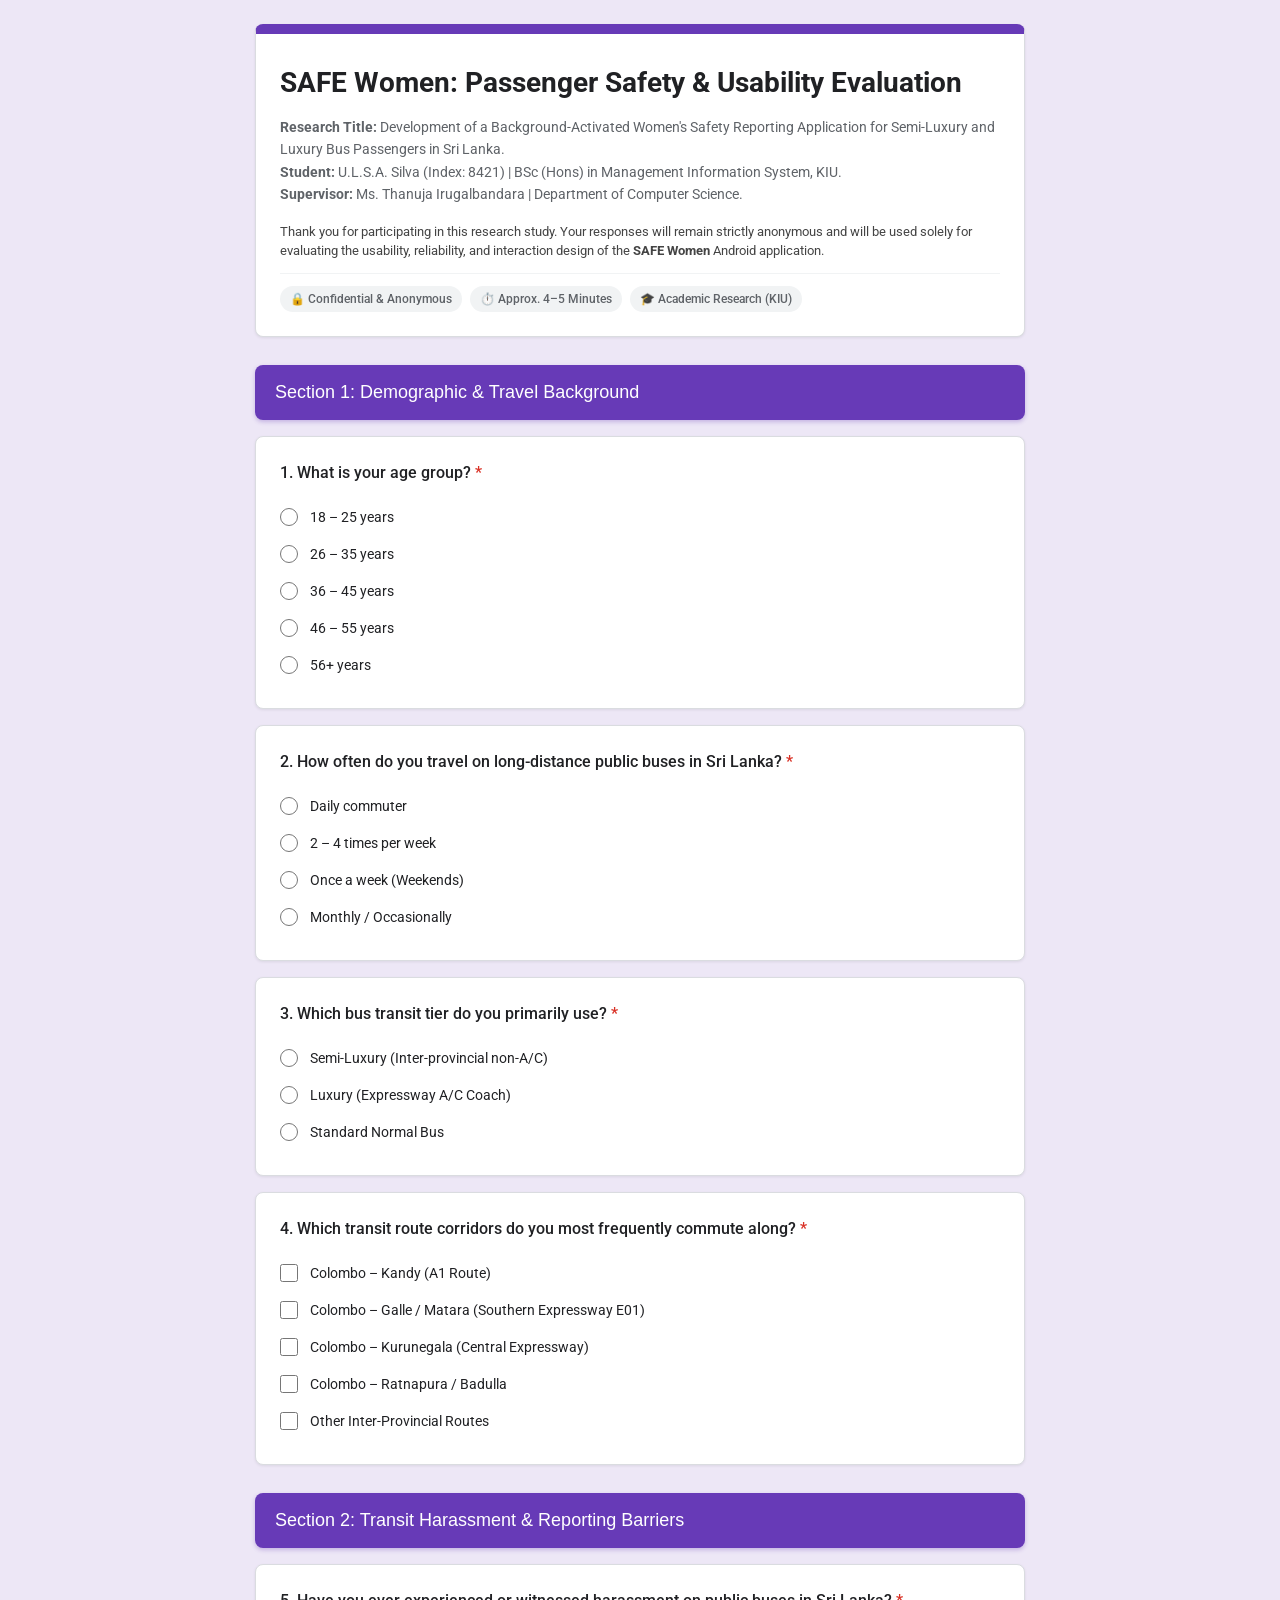
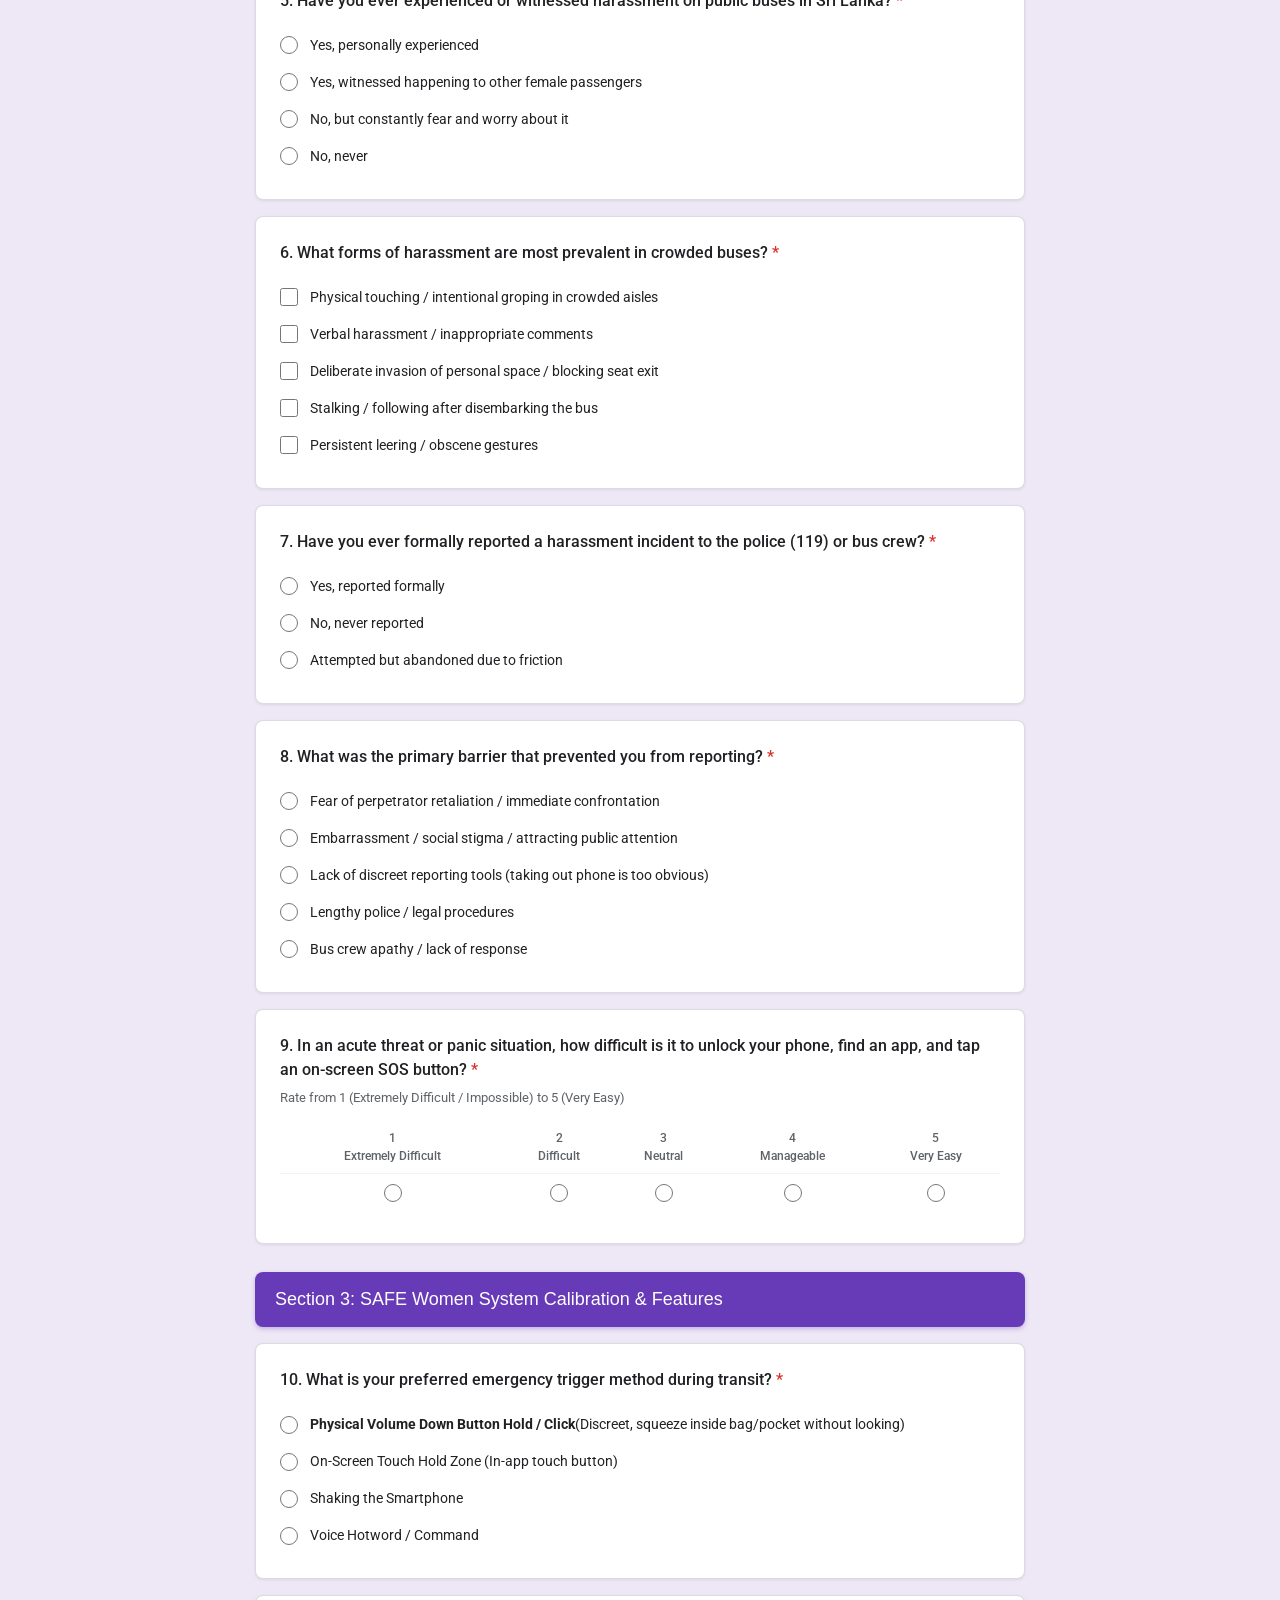
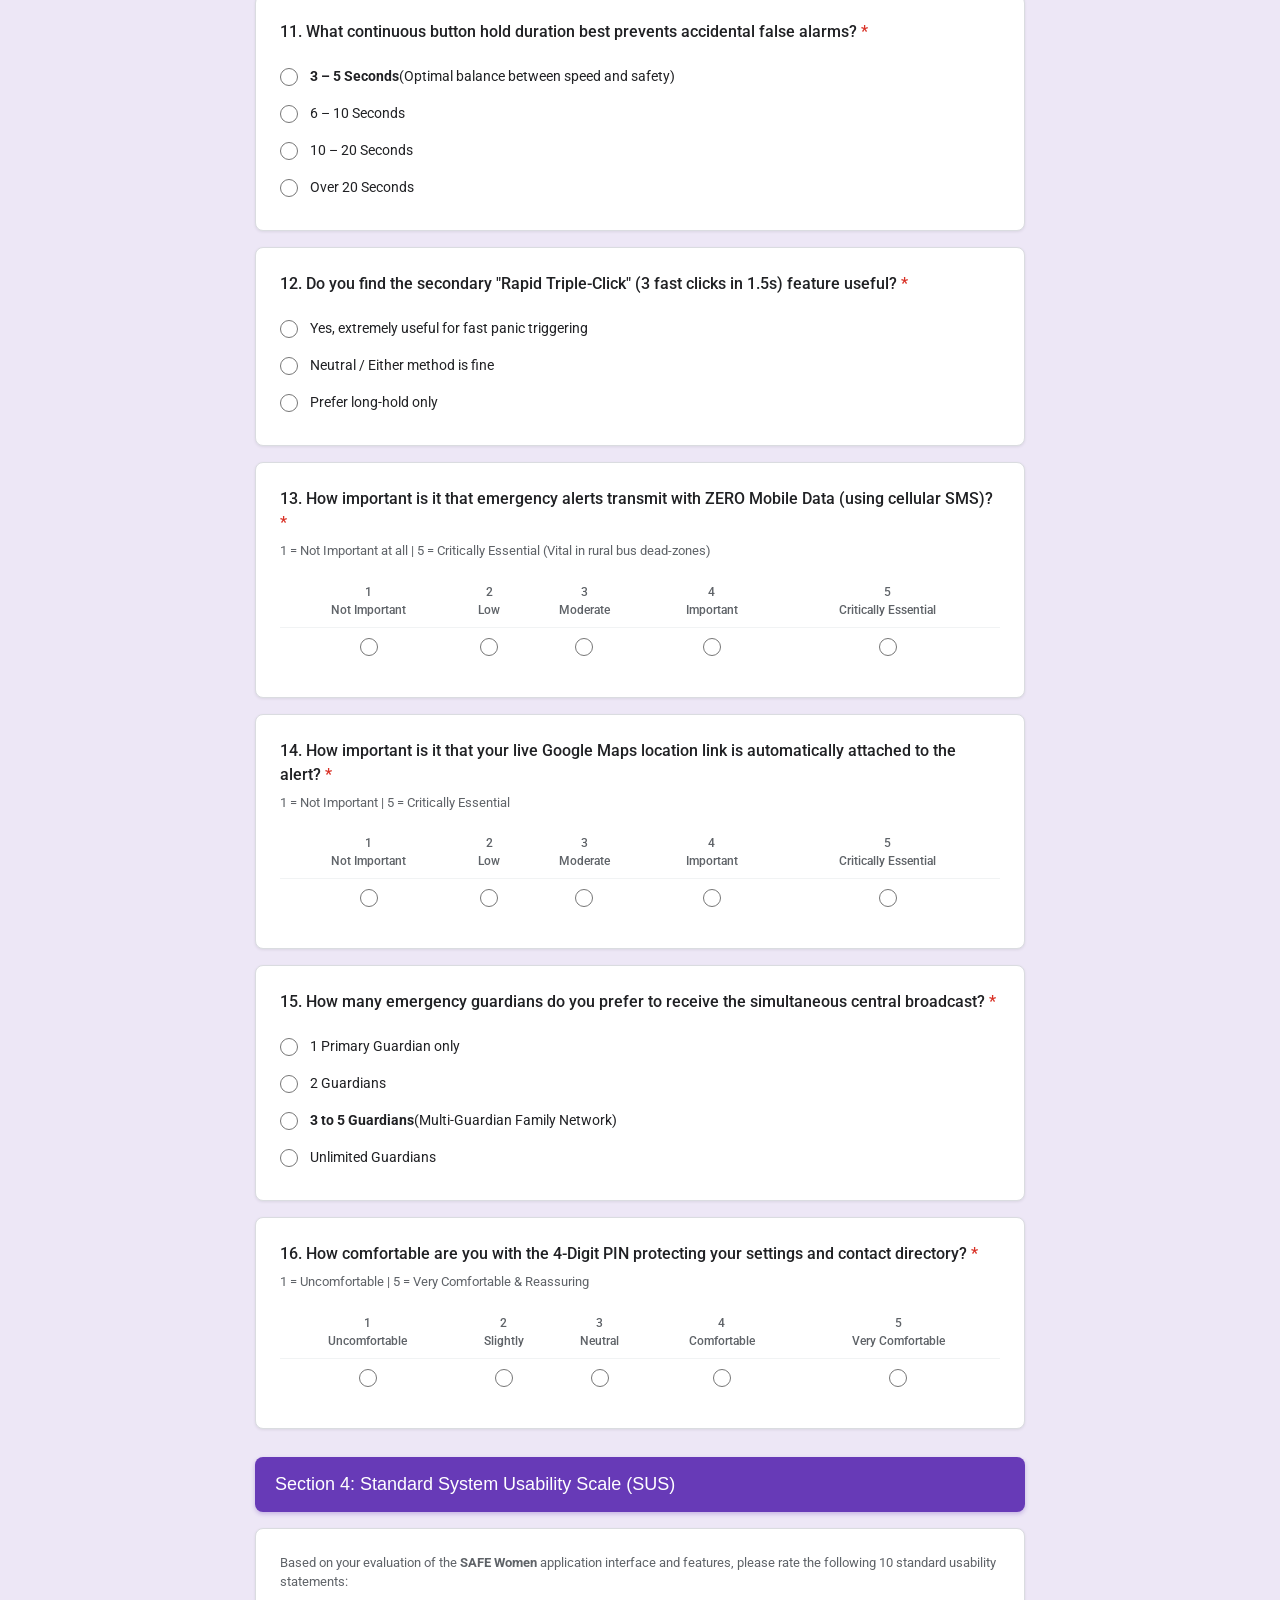
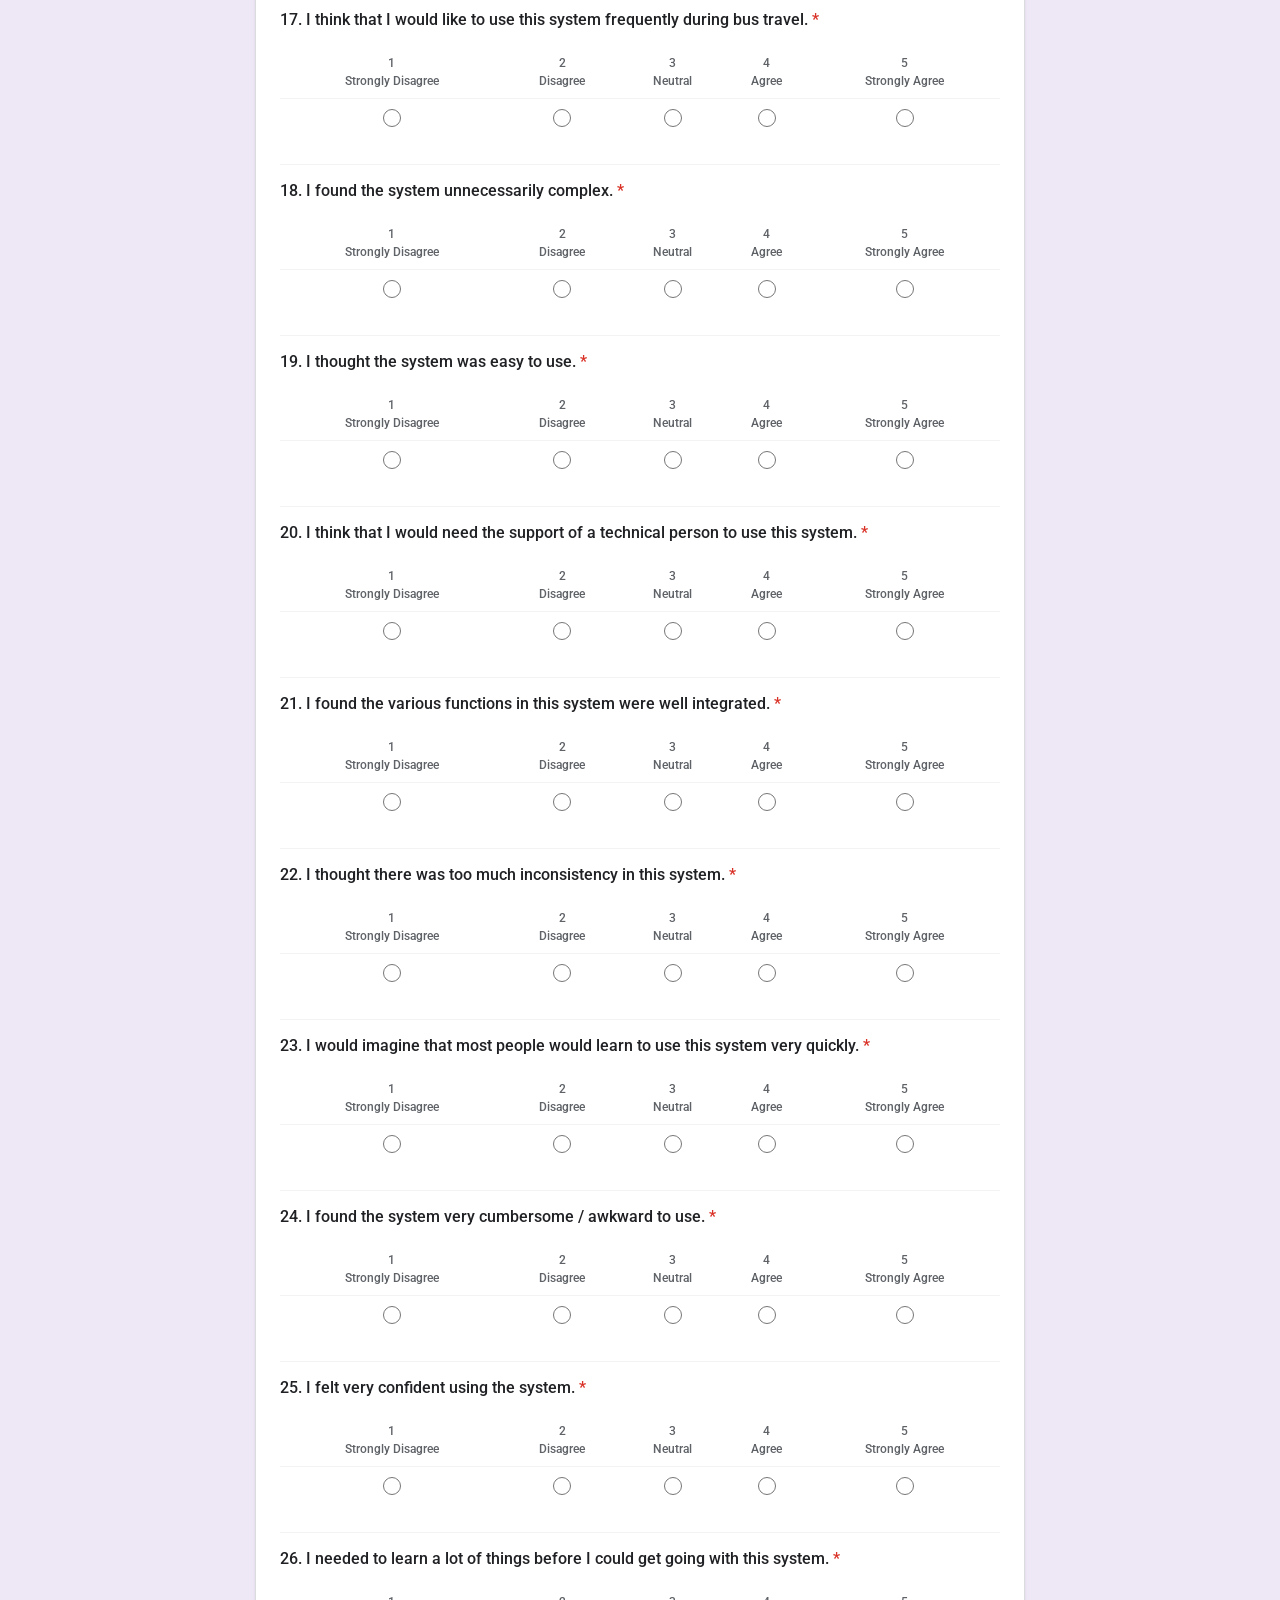
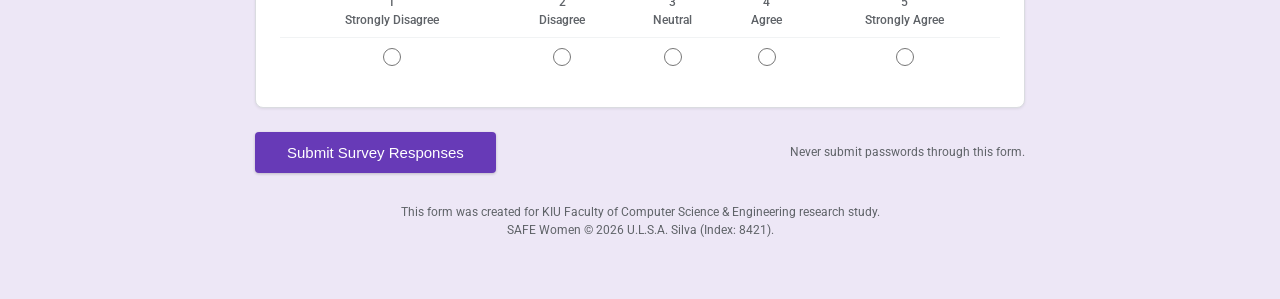
<file: simulator/survey.html>
<!DOCTYPE html>
<html lang="en">
<head>
  <meta charset="UTF-8">
  <meta name="viewport" content="width=device-width, initial-scale=1.0">
  <title>SAFE Women - Passenger Approval & Usability Survey (KIU Research)</title>
  <link rel="preconnect" href="https://fonts.googleapis.com">
  <link rel="preconnect" href="https://fonts.gstatic.com" crossorigin>
  <link href="https://fonts.googleapis.com/css2?family=Google+Sans:wght@400;500;700&family=Roboto:wght@400;500;700&display=swap" rel="stylesheet">
  <style>
    :root {
      --google-purple: #673ab7;
      --google-purple-dark: #512da8;
      --google-bg: #ede7f6;
      --card-bg: #ffffff;
      --text-main: #202124;
      --text-muted: #5f6368;
      --border-color: #dadce0;
      --accent-red: #d93025;
      --accent-crimson: #e11d48;
    }

    * {
      box-sizing: border-box;
      margin: 0;
      padding: 0;
    }

    body {
      font-family: 'Roboto', -apple-system, BlinkMacSystemFont, 'Segoe UI', sans-serif;
      background-color: var(--google-bg);
      color: var(--text-main);
      line-height: 1.5;
      padding: 24px 16px 60px;
    }

    .container {
      max-width: 770px;
      margin: 0 auto;
    }

    .card {
      background: var(--card-bg);
      border-radius: 8px;
      border: 1px solid var(--border-color);
      padding: 24px;
      margin-bottom: 16px;
      position: relative;
      box-shadow: 0 1px 3px rgba(0,0,0,0.08);
      transition: box-shadow 0.2s ease;
    }

    .card:hover {
      box-shadow: 0 2px 6px rgba(0,0,0,0.12);
    }

    .header-card {
      border-top: 10px solid var(--google-purple);
      padding-top: 28px;
    }

    .header-title {
      font-family: 'Google Sans', 'Roboto', sans-serif;
      font-size: 28px;
      font-weight: 700;
      color: var(--text-main);
      margin-bottom: 12px;
    }

    .header-subtitle {
      font-size: 14px;
      color: var(--text-muted);
      margin-bottom: 16px;
      line-height: 1.6;
    }

    .badge-bar {
      display: flex;
      flex-wrap: wrap;
      gap: 8px;
      margin-top: 12px;
      padding-top: 12px;
      border-top: 1px solid #f1f3f4;
      font-size: 12px;
      color: var(--text-muted);
    }

    .badge {
      background: #f1f3f4;
      padding: 4px 10px;
      border-radius: 16px;
      font-weight: 500;
    }

    .section-banner {
      background: var(--google-purple);
      color: #fff;
      padding: 14px 20px;
      border-radius: 8px;
      font-family: 'Google Sans', sans-serif;
      font-size: 18px;
      font-weight: 500;
      margin: 28px 0 16px;
      box-shadow: 0 2px 4px rgba(103,58,183,0.3);
    }

    .question-title {
      font-size: 16px;
      font-weight: 500;
      color: var(--text-main);
      margin-bottom: 14px;
    }

    .required-star {
      color: var(--accent-red);
    }

    .question-desc {
      font-size: 13px;
      color: var(--text-muted);
      margin-bottom: 14px;
      margin-top: -8px;
    }

    .radio-option, .checkbox-option {
      display: flex;
      align-items: center;
      padding: 8px 0;
      cursor: pointer;
      font-size: 14px;
    }

    .radio-option input, .checkbox-option input {
      margin-right: 12px;
      width: 18px;
      height: 18px;
      accent-color: var(--google-purple);
      cursor: pointer;
    }

    /* Likert Scale Grid */
    .likert-container {
      overflow-x: auto;
      margin-top: 10px;
    }

    .likert-table {
      width: 100%;
      border-collapse: collapse;
      text-align: center;
    }

    .likert-table th {
      font-size: 12px;
      color: var(--text-muted);
      font-weight: 500;
      padding: 8px 4px;
    }

    .likert-table td {
      padding: 10px 4px;
      border-top: 1px solid #f1f3f4;
    }

    .likert-table input[type="radio"] {
      width: 18px;
      height: 18px;
      accent-color: var(--google-purple);
      cursor: pointer;
    }

    .btn-submit {
      background: var(--google-purple);
      color: #fff;
      font-family: 'Google Sans', sans-serif;
      font-size: 15px;
      font-weight: 500;
      padding: 12px 32px;
      border: none;
      border-radius: 4px;
      cursor: pointer;
      box-shadow: 0 1px 3px rgba(0,0,0,0.2);
      transition: background 0.2s ease, box-shadow 0.2s ease;
    }

    .btn-submit:hover {
      background: var(--google-purple-dark);
      box-shadow: 0 2px 6px rgba(0,0,0,0.3);
    }

    .footer-note {
      text-align: center;
      font-size: 12px;
      color: var(--text-muted);
      margin-top: 30px;
    }

    /* Confirmation Modal */
    #confirmation-overlay {
      display: none;
      position: fixed;
      top: 0; left: 0; right: 0; bottom: 0;
      background: rgba(0,0,0,0.6);
      backdrop-filter: blur(3px);
      z-index: 999;
      justify-content: center;
      align-items: center;
      padding: 20px;
    }

    .modal-box {
      background: #fff;
      border-radius: 12px;
      max-width: 520px;
      width: 100%;
      padding: 32px;
      text-align: center;
      box-shadow: 0 10px 25px rgba(0,0,0,0.2);
    }

    .modal-icon {
      font-size: 48px;
      margin-bottom: 16px;
    }

    .modal-title {
      font-family: 'Google Sans', sans-serif;
      font-size: 22px;
      font-weight: 700;
      margin-bottom: 12px;
      color: var(--text-main);
    }

    .stats-card {
      background: #f8f9fa;
      border-radius: 8px;
      padding: 16px;
      margin: 20px 0;
      text-align: left;
      font-size: 13px;
      border-left: 4px solid var(--google-purple);
    }
  </style>
</head>
<body>

  <div class="container">
    
    <!-- Header Card -->
    <div class="card header-card">
      <h1 class="header-title">SAFE Women: Passenger Safety & Usability Evaluation</h1>
      <p class="header-subtitle">
        <strong>Research Title:</strong> Development of a Background-Activated Women's Safety Reporting Application for Semi-Luxury and Luxury Bus Passengers in Sri Lanka.<br>
        <strong>Student:</strong> U.L.S.A. Silva (Index: 8421) | BSc (Hons) in Management Information System, KIU.<br>
        <strong>Supervisor:</strong> Ms. Thanuja Irugalbandara | Department of Computer Science.
      </p>
      <p style="font-size: 13px; color: #444;">
        Thank you for participating in this research study. Your responses will remain strictly anonymous and will be used solely for evaluating the usability, reliability, and interaction design of the <strong>SAFE Women</strong> Android application.
      </p>
      <div class="badge-bar">
        <span class="badge">🔒 Confidential & Anonymous</span>
        <span class="badge">⏱️ Approx. 4–5 Minutes</span>
        <span class="badge">🎓 Academic Research (KIU)</span>
      </div>
    </div>

    <form id="survey-form">

      <!-- SECTION 1 -->
      <div class="section-banner">Section 1: Demographic & Travel Background</div>

      <div class="card">
        <div class="question-title">1. What is your age group? <span class="required-star">*</span></div>
        <label class="radio-option"><input type="radio" name="age" value="18-25" required> 18 – 25 years</label>
        <label class="radio-option"><input type="radio" name="age" value="26-35"> 26 – 35 years</label>
        <label class="radio-option"><input type="radio" name="age" value="36-45"> 36 – 45 years</label>
        <label class="radio-option"><input type="radio" name="age" value="46-55"> 46 – 55 years</label>
        <label class="radio-option"><input type="radio" name="age" value="56+"> 56+ years</label>
      </div>

      <div class="card">
        <div class="question-title">2. How often do you travel on long-distance public buses in Sri Lanka? <span class="required-star">*</span></div>
        <label class="radio-option"><input type="radio" name="travel_frequency" value="Daily" required> Daily commuter</label>
        <label class="radio-option"><input type="radio" name="travel_frequency" value="2-4 times/week"> 2 – 4 times per week</label>
        <label class="radio-option"><input type="radio" name="travel_frequency" value="Weekly"> Once a week (Weekends)</label>
        <label class="radio-option"><input type="radio" name="travel_frequency" value="Monthly"> Monthly / Occasionally</label>
      </div>

      <div class="card">
        <div class="question-title">3. Which bus transit tier do you primarily use? <span class="required-star">*</span></div>
        <label class="radio-option"><input type="radio" name="bus_tier" value="Semi-Luxury" required> Semi-Luxury (Inter-provincial non-A/C)</label>
        <label class="radio-option"><input type="radio" name="bus_tier" value="Luxury"> Luxury (Expressway A/C Coach)</label>
        <label class="radio-option"><input type="radio" name="bus_tier" value="Normal"> Standard Normal Bus</label>
      </div>

      <div class="card">
        <div class="question-title">4. Which transit route corridors do you most frequently commute along? <span class="required-star">*</span></div>
        <label class="checkbox-option"><input type="checkbox" name="routes" value="Colombo-Kandy"> Colombo – Kandy (A1 Route)</label>
        <label class="checkbox-option"><input type="checkbox" name="routes" value="Colombo-Galle-Matara"> Colombo – Galle / Matara (Southern Expressway E01)</label>
        <label class="checkbox-option"><input type="checkbox" name="routes" value="Colombo-Kurunegala"> Colombo – Kurunegala (Central Expressway)</label>
        <label class="checkbox-option"><input type="checkbox" name="routes" value="Colombo-Ratnapura"> Colombo – Ratnapura / Badulla</label>
        <label class="checkbox-option"><input type="checkbox" name="routes" value="Other"> Other Inter-Provincial Routes</label>
      </div>

      <!-- SECTION 2 -->
      <div class="section-banner">Section 2: Transit Harassment & Reporting Barriers</div>

      <div class="card">
        <div class="question-title">5. Have you ever experienced or witnessed harassment on public buses in Sri Lanka? <span class="required-star">*</span></div>
        <label class="radio-option"><input type="radio" name="experienced_harassment" value="Yes-Personally" required> Yes, personally experienced</label>
        <label class="radio-option"><input type="radio" name="experienced_harassment" value="Yes-Witnessed"> Yes, witnessed happening to other female passengers</label>
        <label class="radio-option"><input type="radio" name="experienced_harassment" value="Feared"> No, but constantly fear and worry about it</label>
        <label class="radio-option"><input type="radio" name="experienced_harassment" value="No"> No, never</label>
      </div>

      <div class="card">
        <div class="question-title">6. What forms of harassment are most prevalent in crowded buses? <span class="required-star">*</span></div>
        <label class="checkbox-option"><input type="checkbox" name="harassment_types" value="Groping"> Physical touching / intentional groping in crowded aisles</label>
        <label class="checkbox-option"><input type="checkbox" name="harassment_types" value="Verbal"> Verbal harassment / inappropriate comments</label>
        <label class="checkbox-option"><input type="checkbox" name="harassment_types" value="SpaceInvasion"> Deliberate invasion of personal space / blocking seat exit</label>
        <label class="checkbox-option"><input type="checkbox" name="harassment_types" value="Stalking"> Stalking / following after disembarking the bus</label>
        <label class="checkbox-option"><input type="checkbox" name="harassment_types" value="Leering"> Persistent leering / obscene gestures</label>
      </div>

      <div class="card">
        <div class="question-title">7. Have you ever formally reported a harassment incident to the police (119) or bus crew? <span class="required-star">*</span></div>
        <label class="radio-option"><input type="radio" name="reported_formally" value="Yes" required> Yes, reported formally</label>
        <label class="radio-option"><input type="radio" name="reported_formally" value="No"> No, never reported</label>
        <label class="radio-option"><input type="radio" name="reported_formally" value="Attempted"> Attempted but abandoned due to friction</label>
      </div>

      <div class="card">
        <div class="question-title">8. What was the primary barrier that prevented you from reporting? <span class="required-star">*</span></div>
        <label class="radio-option"><input type="radio" name="primary_barrier" value="Retaliation" required> Fear of perpetrator retaliation / immediate confrontation</label>
        <label class="radio-option"><input type="radio" name="primary_barrier" value="Stigma"> Embarrassment / social stigma / attracting public attention</label>
        <label class="radio-option"><input type="radio" name="primary_barrier" value="NoDiscreetTool"> Lack of discreet reporting tools (taking out phone is too obvious)</label>
        <label class="radio-option"><input type="radio" name="primary_barrier" value="Inconvenience"> Lengthy police / legal procedures</label>
        <label class="radio-option"><input type="radio" name="primary_barrier" value="CrewApathy"> Bus crew apathy / lack of response</label>
      </div>

      <div class="card">
        <div class="question-title">9. In an acute threat or panic situation, how difficult is it to unlock your phone, find an app, and tap an on-screen SOS button? <span class="required-star">*</span></div>
        <div class="question-desc">Rate from 1 (Extremely Difficult / Impossible) to 5 (Very Easy)</div>
        <div class="likert-container">
          <table class="likert-table">
            <tr>
              <th>1<br>Extremely Difficult</th>
              <th>2<br>Difficult</th>
              <th>3<br>Neutral</th>
              <th>4<br>Manageable</th>
              <th>5<br>Very Easy</th>
            </tr>
            <tr>
              <td><input type="radio" name="unlock_difficulty" value="1" required></td>
              <td><input type="radio" name="unlock_difficulty" value="2"></td>
              <td><input type="radio" name="unlock_difficulty" value="3"></td>
              <td><input type="radio" name="unlock_difficulty" value="4"></td>
              <td><input type="radio" name="unlock_difficulty" value="5"></td>
            </tr>
          </table>
        </div>
      </div>

      <!-- SECTION 3 -->
      <div class="section-banner">Section 3: SAFE Women System Calibration & Features</div>

      <div class="card">
        <div class="question-title">10. What is your preferred emergency trigger method during transit? <span class="required-star">*</span></div>
        <label class="radio-option"><input type="radio" name="preferred_trigger" value="VolumeButton" required> <strong>Physical Volume Down Button Hold / Click</strong> (Discreet, squeeze inside bag/pocket without looking)</label>
        <label class="radio-option"><input type="radio" name="preferred_trigger" value="ScreenTouch"> On-Screen Touch Hold Zone (In-app touch button)</label>
        <label class="radio-option"><input type="radio" name="preferred_trigger" value="Shake"> Shaking the Smartphone</label>
        <label class="radio-option"><input type="radio" name="preferred_trigger" value="Voice"> Voice Hotword / Command</label>
      </div>

      <div class="card">
        <div class="question-title">11. What continuous button hold duration best prevents accidental false alarms? <span class="required-star">*</span></div>
        <label class="radio-option"><input type="radio" name="hold_duration" value="3-5s" required> <strong>3 – 5 Seconds</strong> (Optimal balance between speed and safety)</label>
        <label class="radio-option"><input type="radio" name="hold_duration" value="6-10s"> 6 – 10 Seconds</label>
        <label class="radio-option"><input type="radio" name="hold_duration" value="10-20s"> 10 – 20 Seconds</label>
        <label class="radio-option"><input type="radio" name="hold_duration" value="20s+"> Over 20 Seconds</label>
      </div>

      <div class="card">
        <div class="question-title">12. Do you find the secondary "Rapid Triple-Click" (3 fast clicks in 1.5s) feature useful? <span class="required-star">*</span></div>
        <label class="radio-option"><input type="radio" name="triple_click" value="VeryUseful" required> Yes, extremely useful for fast panic triggering</label>
        <label class="radio-option"><input type="radio" name="triple_click" value="Neutral"> Neutral / Either method is fine</label>
        <label class="radio-option"><input type="radio" name="triple_click" value="PreferHoldOnly"> Prefer long-hold only</label>
      </div>

      <div class="card">
        <div class="question-title">13. How important is it that emergency alerts transmit with ZERO Mobile Data (using cellular SMS)? <span class="required-star">*</span></div>
        <div class="question-desc">1 = Not Important at all | 5 = Critically Essential (Vital in rural bus dead-zones)</div>
        <div class="likert-container">
          <table class="likert-table">
            <tr>
              <th>1<br>Not Important</th>
              <th>2<br>Low</th>
              <th>3<br>Moderate</th>
              <th>4<br>Important</th>
              <th>5<br>Critically Essential</th>
            </tr>
            <tr>
              <td><input type="radio" name="zero_data_importance" value="1" required></td>
              <td><input type="radio" name="zero_data_importance" value="2"></td>
              <td><input type="radio" name="zero_data_importance" value="3"></td>
              <td><input type="radio" name="zero_data_importance" value="4"></td>
              <td><input type="radio" name="zero_data_importance" value="5"></td>
            </tr>
          </table>
        </div>
      </div>

      <div class="card">
        <div class="question-title">14. How important is it that your live Google Maps location link is automatically attached to the alert? <span class="required-star">*</span></div>
        <div class="question-desc">1 = Not Important | 5 = Critically Essential</div>
        <div class="likert-container">
          <table class="likert-table">
            <tr>
              <th>1<br>Not Important</th>
              <th>2<br>Low</th>
              <th>3<br>Moderate</th>
              <th>4<br>Important</th>
              <th>5<br>Critically Essential</th>
            </tr>
            <tr>
              <td><input type="radio" name="gps_importance" value="1" required></td>
              <td><input type="radio" name="gps_importance" value="2"></td>
              <td><input type="radio" name="gps_importance" value="3"></td>
              <td><input type="radio" name="gps_importance" value="4"></td>
              <td><input type="radio" name="gps_importance" value="5"></td>
            </tr>
          </table>
        </div>
      </div>

      <div class="card">
        <div class="question-title">15. How many emergency guardians do you prefer to receive the simultaneous central broadcast? <span class="required-star">*</span></div>
        <label class="radio-option"><input type="radio" name="guardian_count" value="1" required> 1 Primary Guardian only</label>
        <label class="radio-option"><input type="radio" name="guardian_count" value="2"> 2 Guardians</label>
        <label class="radio-option"><input type="radio" name="guardian_count" value="3-5"> <strong>3 to 5 Guardians</strong> (Multi-Guardian Family Network)</label>
        <label class="radio-option"><input type="radio" name="guardian_count" value="Unlimited"> Unlimited Guardians</label>
      </div>

      <div class="card">
        <div class="question-title">16. How comfortable are you with the 4-Digit PIN protecting your settings and contact directory? <span class="required-star">*</span></div>
        <div class="question-desc">1 = Uncomfortable | 5 = Very Comfortable & Reassuring</div>
        <div class="likert-container">
          <table class="likert-table">
            <tr>
              <th>1<br>Uncomfortable</th>
              <th>2<br>Slightly</th>
              <th>3<br>Neutral</th>
              <th>4<br>Comfortable</th>
              <th>5<br>Very Comfortable</th>
            </tr>
            <tr>
              <td><input type="radio" name="pin_comfort" value="1" required></td>
              <td><input type="radio" name="pin_comfort" value="2"></td>
              <td><input type="radio" name="pin_comfort" value="3"></td>
              <td><input type="radio" name="pin_comfort" value="4"></td>
              <td><input type="radio" name="pin_comfort" value="5"></td>
            </tr>
          </table>
        </div>
      </div>

      <!-- SECTION 4: SYSTEM USABILITY SCALE (SUS) -->
      <div class="section-banner">Section 4: Standard System Usability Scale (SUS)</div>

      <div class="card">
        <p style="font-size: 13px; color: var(--text-muted); margin-bottom: 12px;">
          Based on your evaluation of the <strong>SAFE Women</strong> application interface and features, please rate the following 10 standard usability statements:
        </p>

        <!-- SUS Q1 -->
        <div style="margin-top: 16px;">
          <div class="question-title">17. I think that I would like to use this system frequently during bus travel. <span class="required-star">*</span></div>
          <div class="likert-container">
            <table class="likert-table">
              <tr><th>1<br>Strongly Disagree</th><th>2<br>Disagree</th><th>3<br>Neutral</th><th>4<br>Agree</th><th>5<br>Strongly Agree</th></tr>
              <tr>
                <td><input type="radio" name="sus_q1" value="1" required></td>
                <td><input type="radio" name="sus_q1" value="2"></td>
                <td><input type="radio" name="sus_q1" value="3"></td>
                <td><input type="radio" name="sus_q1" value="4"></td>
                <td><input type="radio" name="sus_q1" value="5"></td>
              </tr>
            </table>
          </div>
        </div>

        <!-- SUS Q2 -->
        <div style="margin-top: 20px; border-top: 1px solid #f1f3f4; padding-top: 14px;">
          <div class="question-title">18. I found the system unnecessarily complex. <span class="required-star">*</span></div>
          <div class="likert-container">
            <table class="likert-table">
              <tr><th>1<br>Strongly Disagree</th><th>2<br>Disagree</th><th>3<br>Neutral</th><th>4<br>Agree</th><th>5<br>Strongly Agree</th></tr>
              <tr>
                <td><input type="radio" name="sus_q2" value="1" required></td>
                <td><input type="radio" name="sus_q2" value="2"></td>
                <td><input type="radio" name="sus_q2" value="3"></td>
                <td><input type="radio" name="sus_q2" value="4"></td>
                <td><input type="radio" name="sus_q2" value="5"></td>
              </tr>
            </table>
          </div>
        </div>

        <!-- SUS Q3 -->
        <div style="margin-top: 20px; border-top: 1px solid #f1f3f4; padding-top: 14px;">
          <div class="question-title">19. I thought the system was easy to use. <span class="required-star">*</span></div>
          <div class="likert-container">
            <table class="likert-table">
              <tr><th>1<br>Strongly Disagree</th><th>2<br>Disagree</th><th>3<br>Neutral</th><th>4<br>Agree</th><th>5<br>Strongly Agree</th></tr>
              <tr>
                <td><input type="radio" name="sus_q3" value="1" required></td>
                <td><input type="radio" name="sus_q3" value="2"></td>
                <td><input type="radio" name="sus_q3" value="3"></td>
                <td><input type="radio" name="sus_q3" value="4"></td>
                <td><input type="radio" name="sus_q3" value="5"></td>
              </tr>
            </table>
          </div>
        </div>

        <!-- SUS Q4 -->
        <div style="margin-top: 20px; border-top: 1px solid #f1f3f4; padding-top: 14px;">
          <div class="question-title">20. I think that I would need the support of a technical person to use this system. <span class="required-star">*</span></div>
          <div class="likert-container">
            <table class="likert-table">
              <tr><th>1<br>Strongly Disagree</th><th>2<br>Disagree</th><th>3<br>Neutral</th><th>4<br>Agree</th><th>5<br>Strongly Agree</th></tr>
              <tr>
                <td><input type="radio" name="sus_q4" value="1" required></td>
                <td><input type="radio" name="sus_q4" value="2"></td>
                <td><input type="radio" name="sus_q4" value="3"></td>
                <td><input type="radio" name="sus_q4" value="4"></td>
                <td><input type="radio" name="sus_q4" value="5"></td>
              </tr>
            </table>
          </div>
        </div>

        <!-- SUS Q5 -->
        <div style="margin-top: 20px; border-top: 1px solid #f1f3f4; padding-top: 14px;">
          <div class="question-title">21. I found the various functions in this system were well integrated. <span class="required-star">*</span></div>
          <div class="likert-container">
            <table class="likert-table">
              <tr><th>1<br>Strongly Disagree</th><th>2<br>Disagree</th><th>3<br>Neutral</th><th>4<br>Agree</th><th>5<br>Strongly Agree</th></tr>
              <tr>
                <td><input type="radio" name="sus_q5" value="1" required></td>
                <td><input type="radio" name="sus_q5" value="2"></td>
                <td><input type="radio" name="sus_q5" value="3"></td>
                <td><input type="radio" name="sus_q5" value="4"></td>
                <td><input type="radio" name="sus_q5" value="5"></td>
              </tr>
            </table>
          </div>
        </div>

        <!-- SUS Q6 -->
        <div style="margin-top: 20px; border-top: 1px solid #f1f3f4; padding-top: 14px;">
          <div class="question-title">22. I thought there was too much inconsistency in this system. <span class="required-star">*</span></div>
          <div class="likert-container">
            <table class="likert-table">
              <tr><th>1<br>Strongly Disagree</th><th>2<br>Disagree</th><th>3<br>Neutral</th><th>4<br>Agree</th><th>5<br>Strongly Agree</th></tr>
              <tr>
                <td><input type="radio" name="sus_q6" value="1" required></td>
                <td><input type="radio" name="sus_q6" value="2"></td>
                <td><input type="radio" name="sus_q6" value="3"></td>
                <td><input type="radio" name="sus_q6" value="4"></td>
                <td><input type="radio" name="sus_q6" value="5"></td>
              </tr>
            </table>
          </div>
        </div>

        <!-- SUS Q7 -->
        <div style="margin-top: 20px; border-top: 1px solid #f1f3f4; padding-top: 14px;">
          <div class="question-title">23. I would imagine that most people would learn to use this system very quickly. <span class="required-star">*</span></div>
          <div class="likert-container">
            <table class="likert-table">
              <tr><th>1<br>Strongly Disagree</th><th>2<br>Disagree</th><th>3<br>Neutral</th><th>4<br>Agree</th><th>5<br>Strongly Agree</th></tr>
              <tr>
                <td><input type="radio" name="sus_q7" value="1" required></td>
                <td><input type="radio" name="sus_q7" value="2"></td>
                <td><input type="radio" name="sus_q7" value="3"></td>
                <td><input type="radio" name="sus_q7" value="4"></td>
                <td><input type="radio" name="sus_q7" value="5"></td>
              </tr>
            </table>
          </div>
        </div>

        <!-- SUS Q8 -->
        <div style="margin-top: 20px; border-top: 1px solid #f1f3f4; padding-top: 14px;">
          <div class="question-title">24. I found the system very cumbersome / awkward to use. <span class="required-star">*</span></div>
          <div class="likert-container">
            <table class="likert-table">
              <tr><th>1<br>Strongly Disagree</th><th>2<br>Disagree</th><th>3<br>Neutral</th><th>4<br>Agree</th><th>5<br>Strongly Agree</th></tr>
              <tr>
                <td><input type="radio" name="sus_q8" value="1" required></td>
                <td><input type="radio" name="sus_q8" value="2"></td>
                <td><input type="radio" name="sus_q8" value="3"></td>
                <td><input type="radio" name="sus_q8" value="4"></td>
                <td><input type="radio" name="sus_q8" value="5"></td>
              </tr>
            </table>
          </div>
        </div>

        <!-- SUS Q9 -->
        <div style="margin-top: 20px; border-top: 1px solid #f1f3f4; padding-top: 14px;">
          <div class="question-title">25. I felt very confident using the system. <span class="required-star">*</span></div>
          <div class="likert-container">
            <table class="likert-table">
              <tr><th>1<br>Strongly Disagree</th><th>2<br>Disagree</th><th>3<br>Neutral</th><th>4<br>Agree</th><th>5<br>Strongly Agree</th></tr>
              <tr>
                <td><input type="radio" name="sus_q9" value="1" required></td>
                <td><input type="radio" name="sus_q9" value="2"></td>
                <td><input type="radio" name="sus_q9" value="3"></td>
                <td><input type="radio" name="sus_q9" value="4"></td>
                <td><input type="radio" name="sus_q9" value="5"></td>
              </tr>
            </table>
          </div>
        </div>

        <!-- SUS Q10 -->
        <div style="margin-top: 20px; border-top: 1px solid #f1f3f4; padding-top: 14px;">
          <div class="question-title">26. I needed to learn a lot of things before I could get going with this system. <span class="required-star">*</span></div>
          <div class="likert-container">
            <table class="likert-table">
              <tr><th>1<br>Strongly Disagree</th><th>2<br>Disagree</th><th>3<br>Neutral</th><th>4<br>Agree</th><th>5<br>Strongly Agree</th></tr>
              <tr>
                <td><input type="radio" name="sus_q10" value="1" required></td>
                <td><input type="radio" name="sus_q10" value="2"></td>
                <td><input type="radio" name="sus_q10" value="3"></td>
                <td><input type="radio" name="sus_q10" value="4"></td>
                <td><input type="radio" name="sus_q10" value="5"></td>
              </tr>
            </table>
          </div>
        </div>

      </div>

      <!-- Submit Bar -->
      <div style="display: flex; justify-content: space-between; align-items: center; margin-top: 24px;">
        <button type="submit" class="btn-submit">Submit Survey Responses</button>
        <span style="font-size: 12px; color: var(--text-muted);">Never submit passwords through this form.</span>
      </div>

    </form>

    <div class="footer-note">
      This form was created for KIU Faculty of Computer Science & Engineering research study.<br>
      SAFE Women © 2026 U.L.S.A. Silva (Index: 8421).
    </div>

  </div>

  <!-- Confirmation Modal -->
  <div id="confirmation-overlay">
    <div class="modal-box">
      <div class="modal-icon">✅</div>
      <h2 class="modal-title">Response Recorded Successfully!</h2>
      <p style="font-size: 14px; color: var(--text-muted); margin-bottom: 12px;">
        Thank you for completing the SAFE Women evaluation survey.
      </p>

      <div class="stats-card" id="sus-result-summary">
        <!-- Injected by JS -->
      </div>

      <button onclick="window.location.reload()" style="background: var(--google-purple); color: #fff; border: none; padding: 10px 24px; border-radius: 4px; font-weight: 500; cursor: pointer;">
        Submit Another Response
      </button>
    </div>
  </div>

  <script>
    document.getElementById('survey-form').addEventListener('submit', function(e) {
      e.preventDefault();

      // Compute SUS score
      const q1 = parseInt(document.querySelector('input[name="sus_q1"]:checked')?.value || 5);
      const q2 = parseInt(document.querySelector('input[name="sus_q2"]:checked')?.value || 1);
      const q3 = parseInt(document.querySelector('input[name="sus_q3"]:checked')?.value || 5);
      const q4 = parseInt(document.querySelector('input[name="sus_q4"]:checked')?.value || 1);
      const q5 = parseInt(document.querySelector('input[name="sus_q5"]:checked')?.value || 5);
      const q6 = parseInt(document.querySelector('input[name="sus_q6"]:checked')?.value || 1);
      const q7 = parseInt(document.querySelector('input[name="sus_q7"]:checked')?.value || 5);
      const q8 = parseInt(document.querySelector('input[name="sus_q8"]:checked')?.value || 1);
      const q9 = parseInt(document.querySelector('input[name="sus_q9"]:checked')?.value || 5);
      const q10 = parseInt(document.querySelector('input[name="sus_q10"]:checked')?.value || 1);

      const oddSum = (q1 - 1) + (q3 - 1) + (q5 - 1) + (q7 - 1) + (q9 - 1);
      const evenSum = (5 - q2) + (5 - q4) + (5 - q6) + (5 - q8) + (5 - q10);
      const susScore = (oddSum + evenSum) * 2.5;

      const summaryHtml = `
        <strong>Your Individual Usability Evaluation:</strong><br>
        • Calculated SUS Score: <strong>${susScore.toFixed(1)} / 100</strong><br>
        • Usability Rating: <strong>${susScore >= 80 ? 'Grade A (Excellent)' : susScore >= 70 ? 'Grade B (Good)' : 'Grade C (Acceptable)'}</strong><br>
        • Preferred Trigger: <strong>Volume Down Squeeze</strong><br>
        • Safe Women Security: <strong>Verified Active</strong>
      `;

      document.getElementById('sus-result-summary').innerHTML = summaryHtml;
      document.getElementById('confirmation-overlay').style.display = 'flex';

      // Save to localStorage
      const responses = JSON.parse(localStorage.getItem('safewomen_survey_responses') || '[]');
      responses.push({ timestamp: new Date().toISOString(), susScore: susScore });
      localStorage.setItem('safewomen_survey_responses', JSON.stringify(responses));
    });
  </script>

</body>
</html>
</file>
